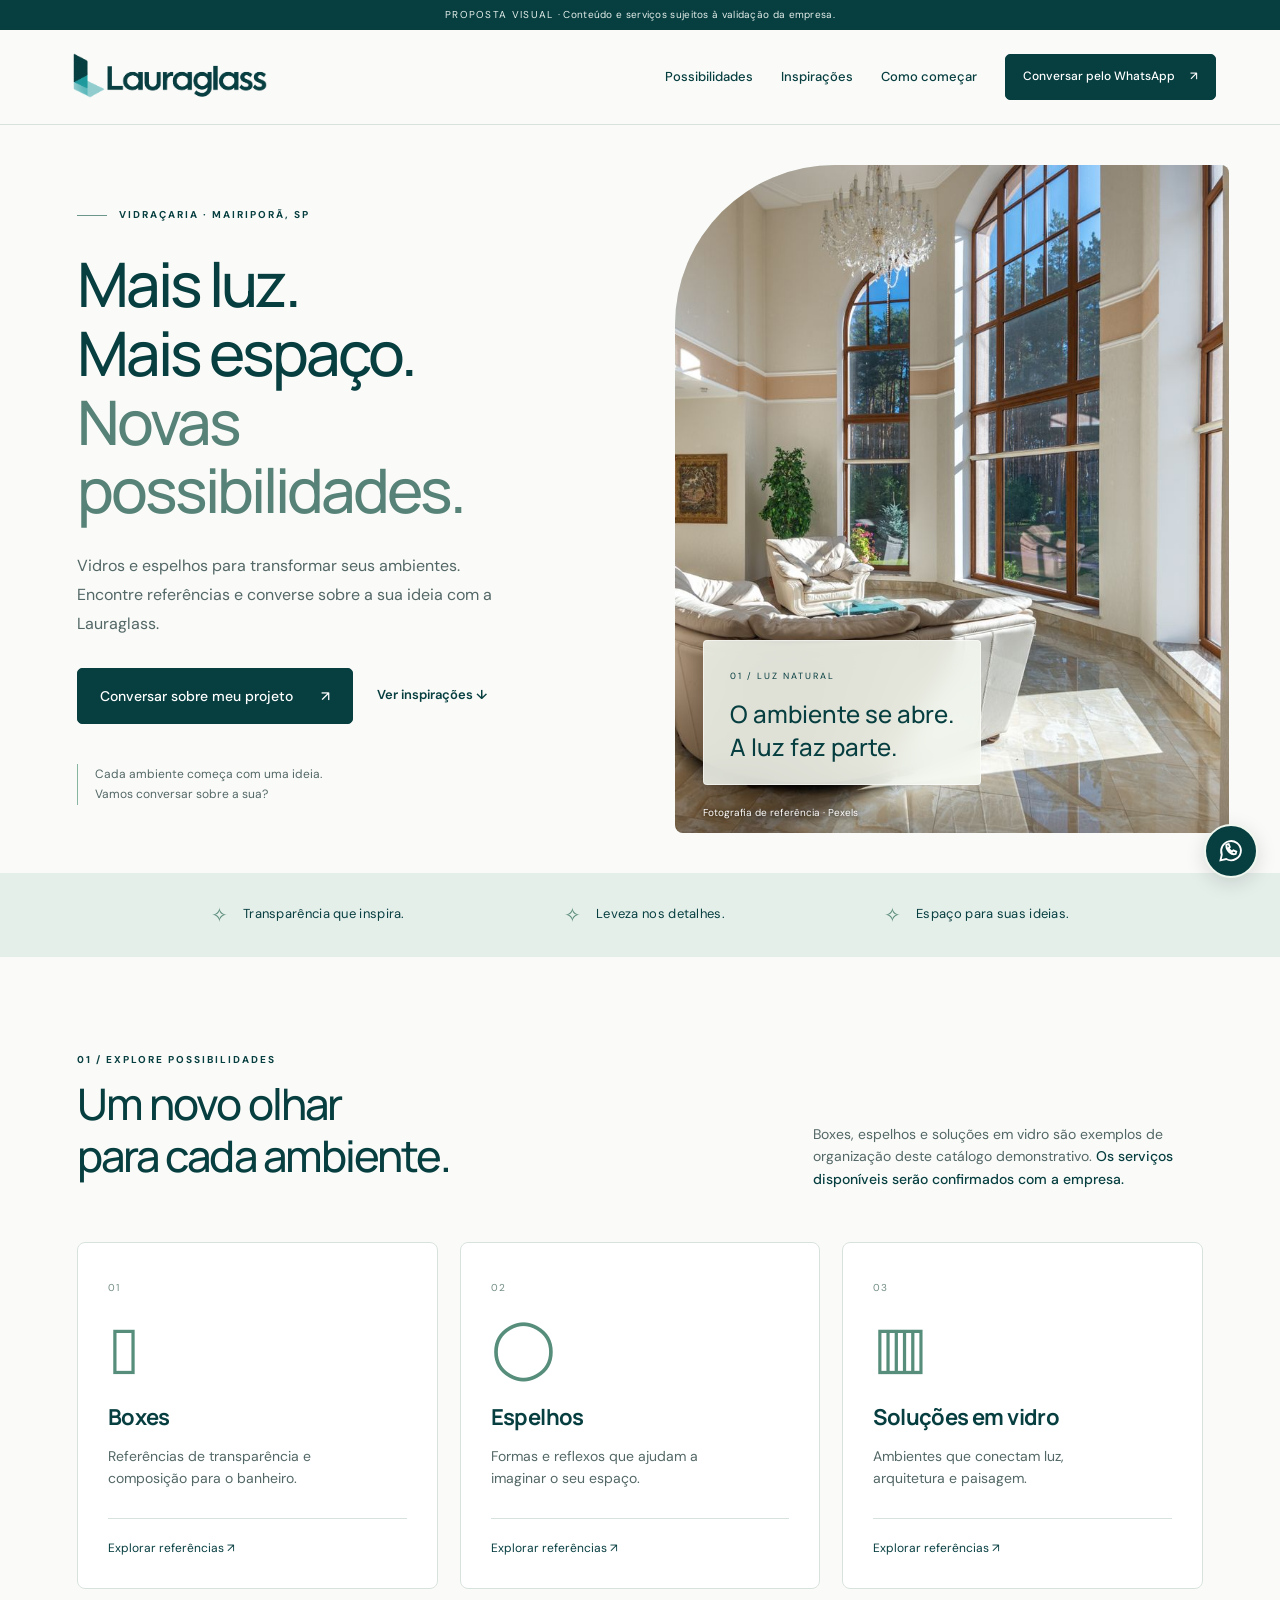
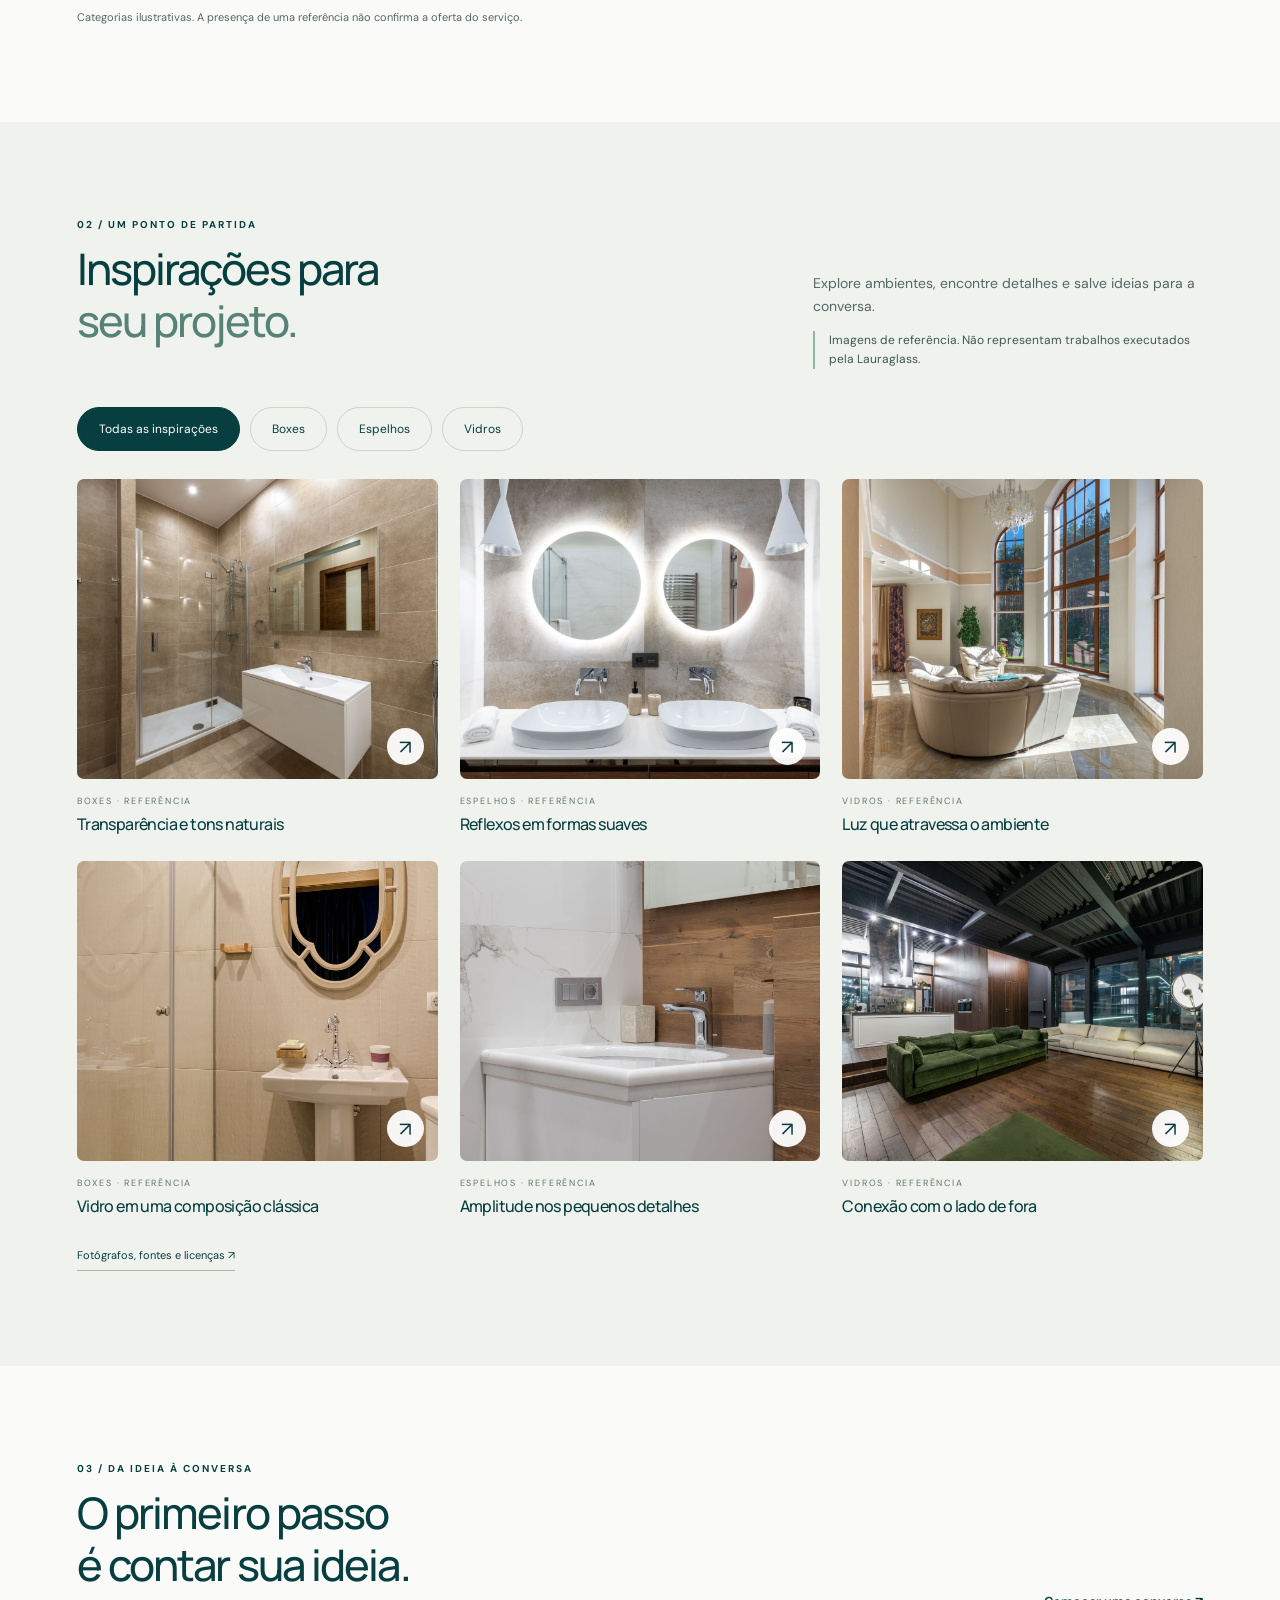
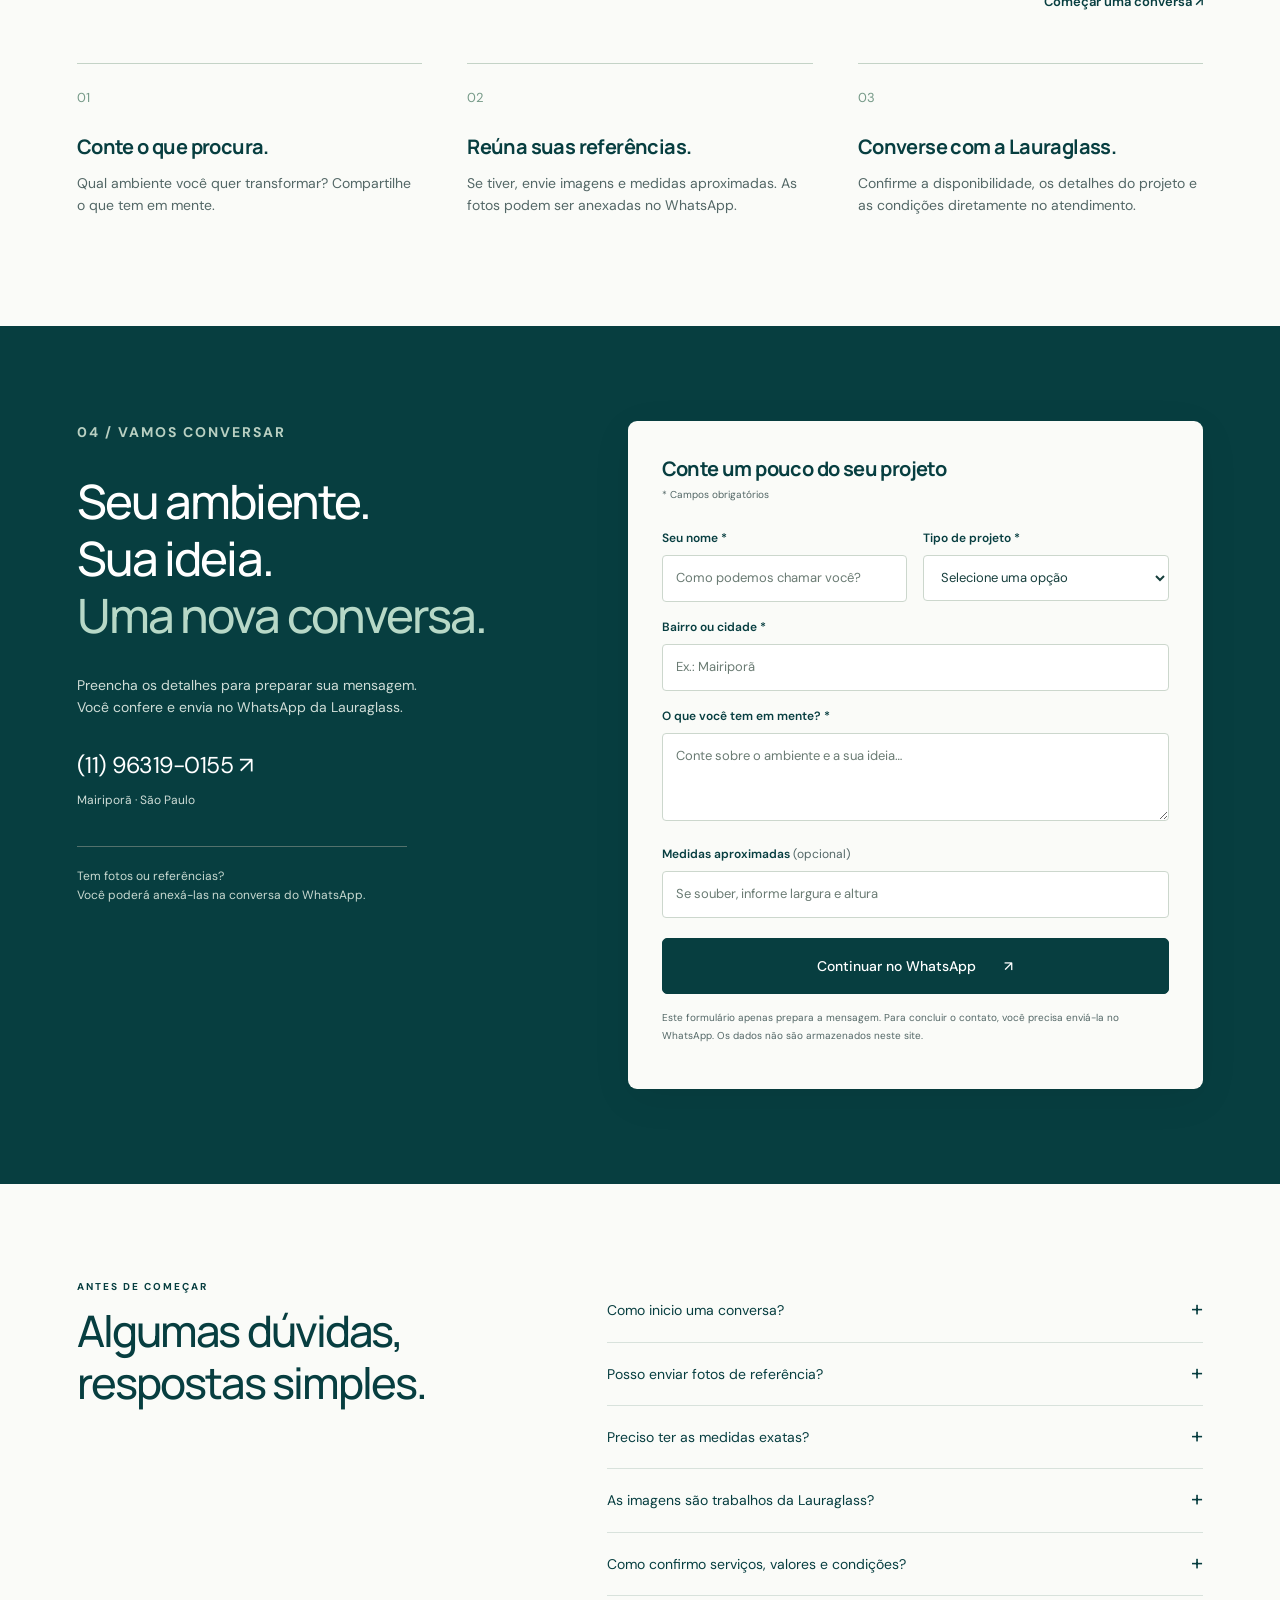
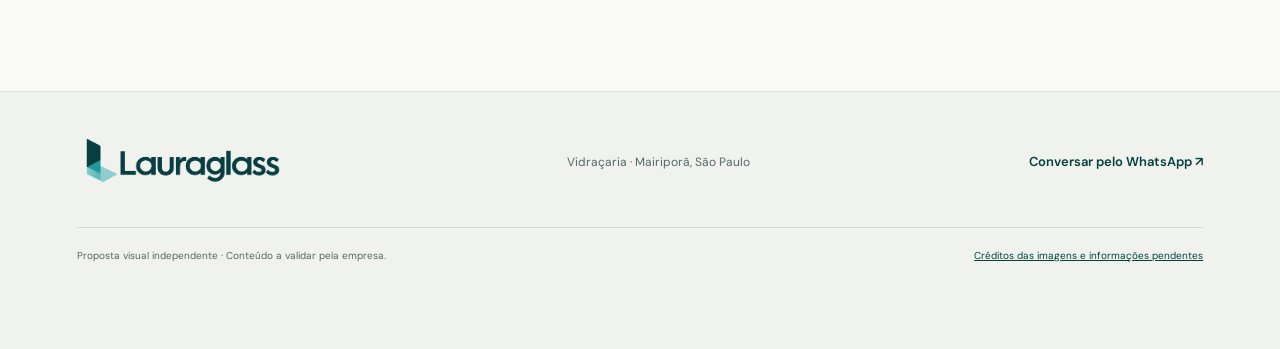
<file: lauraglass-site/index.html>
<!doctype html>
<html lang="pt-BR">
<head><meta charset="UTF-8"><meta name="viewport" content="width=device-width, initial-scale=1"><meta name="theme-color" content="#073e40"><meta name="description" content="Proposta visual Lauraglass. Explore referências em vidro e espelhos e converse pelo WhatsApp. Mairiporã, São Paulo."><meta name="robots" content="noindex,nofollow"><title>Lauraglass · Luz, espaço e possibilidades</title><link rel="icon" href="assets/favicon.svg" type="image/svg+xml"><link rel="stylesheet" href="style.css"><script src="app.js" defer></script></head>
<body>
<a class="skip" href="#conteudo">Ir para o conteúdo</a>
<div class="demo">PROPOSTA VISUAL <span>· Conteúdo e serviços sujeitos à validação da empresa.</span></div>
<header><div class="nav-wrap"><a class="brand" href="#inicio" aria-label="Lauraglass — início"><img src="assets/lauraglass-logo.png" alt="Lauraglass" width="2172" height="724"></a><button class="menu-toggle" aria-label="Abrir menu" aria-expanded="false" aria-controls="menu">☰</button><nav id="menu" aria-label="Navegação principal"><a href="#possibilidades">Possibilidades</a><a href="#inspiracoes">Inspirações</a><a href="#como-comecar">Como começar</a><a class="btn small" href="https://wa.me/5511963190155" target="_blank" rel="noopener">Conversar pelo WhatsApp <span aria-hidden="true">↗</span></a></nav></div></header>
<main id="conteudo">
<section class="hero" id="inicio"><div class="hero-copy"><p class="eyebrow"><span class="line"></span> VIDRAÇARIA · MAIRIPORÃ, SP</p><h1>Mais luz.<br>Mais espaço.<br><em>Novas possibilidades.</em></h1><p class="lead">Vidros e espelhos para transformar seus ambientes. Encontre referências e converse sobre a sua ideia com a Lauraglass.</p><div class="hero-actions"><a class="btn" href="#contato">Conversar sobre meu projeto <span aria-hidden="true">↗</span></a><a class="text-link" href="#inspiracoes">Ver inspirações <span aria-hidden="true">↓</span></a></div><p class="hero-note">Cada ambiente começa com uma ideia.<br>Vamos conversar sobre a sua?</p></div><div class="hero-visual"><img src="assets/8082306.jpg" alt="Sala iluminada com grandes painéis de vidro e vista para o exterior, fotografia de referência" width="1400" height="934" fetchpriority="high"><div class="glass-label"><span>01 / LUZ NATURAL</span><strong>O ambiente se abre.<br>A luz faz parte.</strong></div><span class="image-note">Fotografia de referência · Pexels</span></div></section>
<div class="intro-strip"><span>Transparência que inspira.</span><span>Leveza nos detalhes.</span><span>Espaço para suas ideias.</span></div>
<section class="section" id="possibilidades"><div class="section-heading"><div><p class="eyebrow">01 / EXPLORE POSSIBILIDADES</p><h2>Um novo olhar<br>para cada ambiente.</h2></div><p>Boxes, espelhos e soluções em vidro são exemplos de organização deste catálogo demonstrativo. <strong>Os serviços disponíveis serão confirmados com a empresa.</strong></p></div><div class="category-grid"><button class="category" data-category="Boxes"><span class="category-number">01</span><span class="category-icon" aria-hidden="true">▯</span><h3>Boxes</h3><p>Referências de transparência e composição para o banheiro.</p><span class="category-link">Explorar referências ↗</span></button><button class="category" data-category="Espelhos"><span class="category-number">02</span><span class="category-icon mirror-icon" aria-hidden="true">◯</span><h3>Espelhos</h3><p>Formas e reflexos que ajudam a imaginar o seu espaço.</p><span class="category-link">Explorar referências ↗</span></button><button class="category" data-category="Vidros"><span class="category-number">03</span><span class="category-icon" aria-hidden="true">▥</span><h3>Soluções em vidro</h3><p>Ambientes que conectam luz, arquitetura e paisagem.</p><span class="category-link">Explorar referências ↗</span></button></div><p class="caption">Categorias ilustrativas. A presença de uma referência não confirma a oferta do serviço.</p></section>
<section class="gallery-section section" id="inspiracoes"><div class="section-heading"><div><p class="eyebrow">02 / UM PONTO DE PARTIDA</p><h2>Inspirações para<br><em>seu projeto.</em></h2></div><div><p>Explore ambientes, encontre detalhes e salve ideias para a conversa.</p><p class="reference-note">Imagens de referência. Não representam trabalhos executados pela Lauraglass.</p></div></div><div class="filters" role="group" aria-label="Filtrar inspirações"><button class="active" aria-pressed="true" data-filter="Todos">Todas as inspirações</button><button aria-pressed="false" data-filter="Boxes">Boxes</button><button aria-pressed="false" data-filter="Espelhos">Espelhos</button><button aria-pressed="false" data-filter="Vidros">Vidros</button></div><p id="gallery-status" class="sr-only" aria-live="polite"></p><div class="gallery" id="gallery"></div><a class="sources-link" href="fontes.html">Fotógrafos, fontes e licenças <span aria-hidden="true">↗</span></a></section>
<section class="process section" id="como-comecar"><div class="section-heading"><div><p class="eyebrow">03 / DA IDEIA À CONVERSA</p><h2>O primeiro passo<br>é contar sua ideia.</h2></div><a class="text-link" href="#contato">Começar uma conversa ↗</a></div><div class="steps"><article><span>01</span><h3>Conte o que procura.</h3><p>Qual ambiente você quer transformar? Compartilhe o que tem em mente.</p></article><article><span>02</span><h3>Reúna suas referências.</h3><p>Se tiver, envie imagens e medidas aproximadas. As fotos podem ser anexadas no WhatsApp.</p></article><article><span>03</span><h3>Converse com a Lauraglass.</h3><p>Confirme a disponibilidade, os detalhes do projeto e as condições diretamente no atendimento.</p></article></div></section>
<section class="contact section" id="contato"><div class="contact-copy"><p class="eyebrow">04 / VAMOS CONVERSAR</p><h2>Seu ambiente.<br>Sua ideia.<br><em>Uma nova conversa.</em></h2><p>Preencha os detalhes para preparar sua mensagem. Você confere e envia no WhatsApp da Lauraglass.</p><a href="https://wa.me/5511963190155" target="_blank" rel="noopener" class="phone">(11) 96319-0155 ↗</a><p class="location">Mairiporã · São Paulo</p><div class="contact-tip">Tem fotos ou referências?<br>Você poderá anexá-las na conversa do WhatsApp.</div></div><form id="project-form" novalidate><div class="form-heading"><h3>Conte um pouco do seu projeto</h3><p>* Campos obrigatórios</p></div><div class="form-row"><div class="field"><label for="name">Seu nome *</label><input id="name" name="name" autocomplete="given-name" maxlength="80" required placeholder="Como podemos chamar você?" aria-describedby="name-error"><span class="error" id="name-error"></span></div><div class="field"><label for="type">Tipo de projeto *</label><select id="type" name="type" required aria-describedby="type-error"><option value="">Selecione uma opção</option><option>Boxes (a confirmar)</option><option>Espelhos (a confirmar)</option><option>Soluções em vidro (a confirmar)</option><option>Outro / quero conversar</option></select><span class="error" id="type-error"></span></div></div><div class="field"><label for="place">Bairro ou cidade *</label><input id="place" name="place" autocomplete="address-level2" maxlength="120" required placeholder="Ex.: Mairiporã" aria-describedby="place-error"><span class="error" id="place-error"></span></div><div class="field"><label for="description">O que você tem em mente? *</label><textarea id="description" name="description" rows="3" maxlength="1500" required placeholder="Conte sobre o ambiente e a sua ideia…" aria-describedby="description-error"></textarea><span class="error" id="description-error"></span></div><div class="field"><label for="measurements">Medidas aproximadas <span>(opcional)</span></label><input id="measurements" name="measurements" maxlength="200" placeholder="Se souber, informe largura e altura"></div><button type="submit" class="btn submit">Continuar no WhatsApp <span aria-hidden="true">↗</span></button><p class="form-note">Este formulário apenas prepara a mensagem. Para concluir o contato, você precisa enviá-la no WhatsApp. Os dados não são armazenados neste site.</p><p id="form-status" role="status"></p><a id="whatsapp-fallback" hidden class="text-link" target="_blank" rel="noopener">Abrir mensagem preparada no WhatsApp ↗</a></form></section>
<section class="faq section" id="duvidas"><div><p class="eyebrow">ANTES DE COMEÇAR</p><h2>Algumas dúvidas,<br>respostas simples.</h2></div><div class="questions"><details><summary>Como inicio uma conversa?</summary><p>Use o botão de WhatsApp ou preencha o formulário para organizar sua ideia. A mensagem só será enviada quando você confirmar o envio no WhatsApp.</p></details><details><summary>Posso enviar fotos de referência?</summary><p>Sim. Ao abrir a conversa no WhatsApp, você poderá anexar suas referências e fotos do ambiente diretamente por lá.</p></details><details><summary>Preciso ter as medidas exatas?</summary><p>Para iniciar a conversa, compartilhe medidas aproximadas, se tiver. Confirme com a Lauraglass quais informações serão necessárias para avaliar o projeto.</p></details><details><summary>As imagens são trabalhos da Lauraglass?</summary><p>Não. São fotografias licenciadas usadas exclusivamente como inspiração nesta proposta visual. As categorias e os serviços disponíveis ainda precisam ser confirmados com a empresa.</p></details><details><summary>Como confirmo serviços, valores e condições?</summary><p>Converse diretamente com a Lauraglass pelo WhatsApp. Disponibilidade, valores, condições e eventuais etapas do atendimento dependem da confirmação da empresa.</p></details></div></section>
</main><footer><div class="footer-top"><a class="brand" href="#inicio" aria-label="Lauraglass — voltar ao início"><img src="assets/lauraglass-logo.png" alt="Lauraglass" width="2172" height="724" loading="lazy"></a><p>Vidraçaria · Mairiporã, São Paulo</p><a class="text-link" href="https://wa.me/5511963190155" target="_blank" rel="noopener">Conversar pelo WhatsApp ↗</a></div><div class="footer-bottom"><p>Proposta visual independente · Conteúdo a validar pela empresa.</p><a href="fontes.html">Créditos das imagens e informações pendentes</a></div></footer>
<a class="floating" href="https://wa.me/5511963190155" target="_blank" rel="noopener" aria-label="Conversar com a Lauraglass pelo WhatsApp"><svg viewBox="0 0 24 24" fill="none" stroke="currentColor" stroke-width="1.6" aria-hidden="true"><path d="M20.5 11.5a8.5 8.5 0 0 1-12.6 7.4L3 20l1.1-4.9a8.5 8.5 0 1 1 16.4-3.6Z"/><path d="M8 7.5c0 4 4.5 8.5 8 7l.5-2-2.5-1-1 1c-1.6-.6-2.4-1.4-3-3l1-1-1-2.5-2 .5Z"/></svg></a>
<dialog id="lightbox" aria-labelledby="lightbox-title"><div class="lightbox-top"><span id="lightbox-count"></span><button id="close-lightbox" aria-label="Fechar imagem ampliada">Fechar ×</button></div><div class="lightbox-image-wrap"><img id="lightbox-image" alt=""><button id="previous" class="gallery-arrow prev" aria-label="Imagem anterior">←</button><button id="next" class="gallery-arrow next" aria-label="Próxima imagem">→</button><span id="lightbox-loading" role="status">Carregando imagem…</span></div><div class="lightbox-caption"><p class="eyebrow" id="lightbox-category"></p><h3 id="lightbox-title"></h3><p>Imagens de referência. Não representam trabalhos executados pela Lauraglass.</p><p class="caption">Use as setas do teclado ou deslize para navegar.</p></div></dialog>
</body></html>
</file>
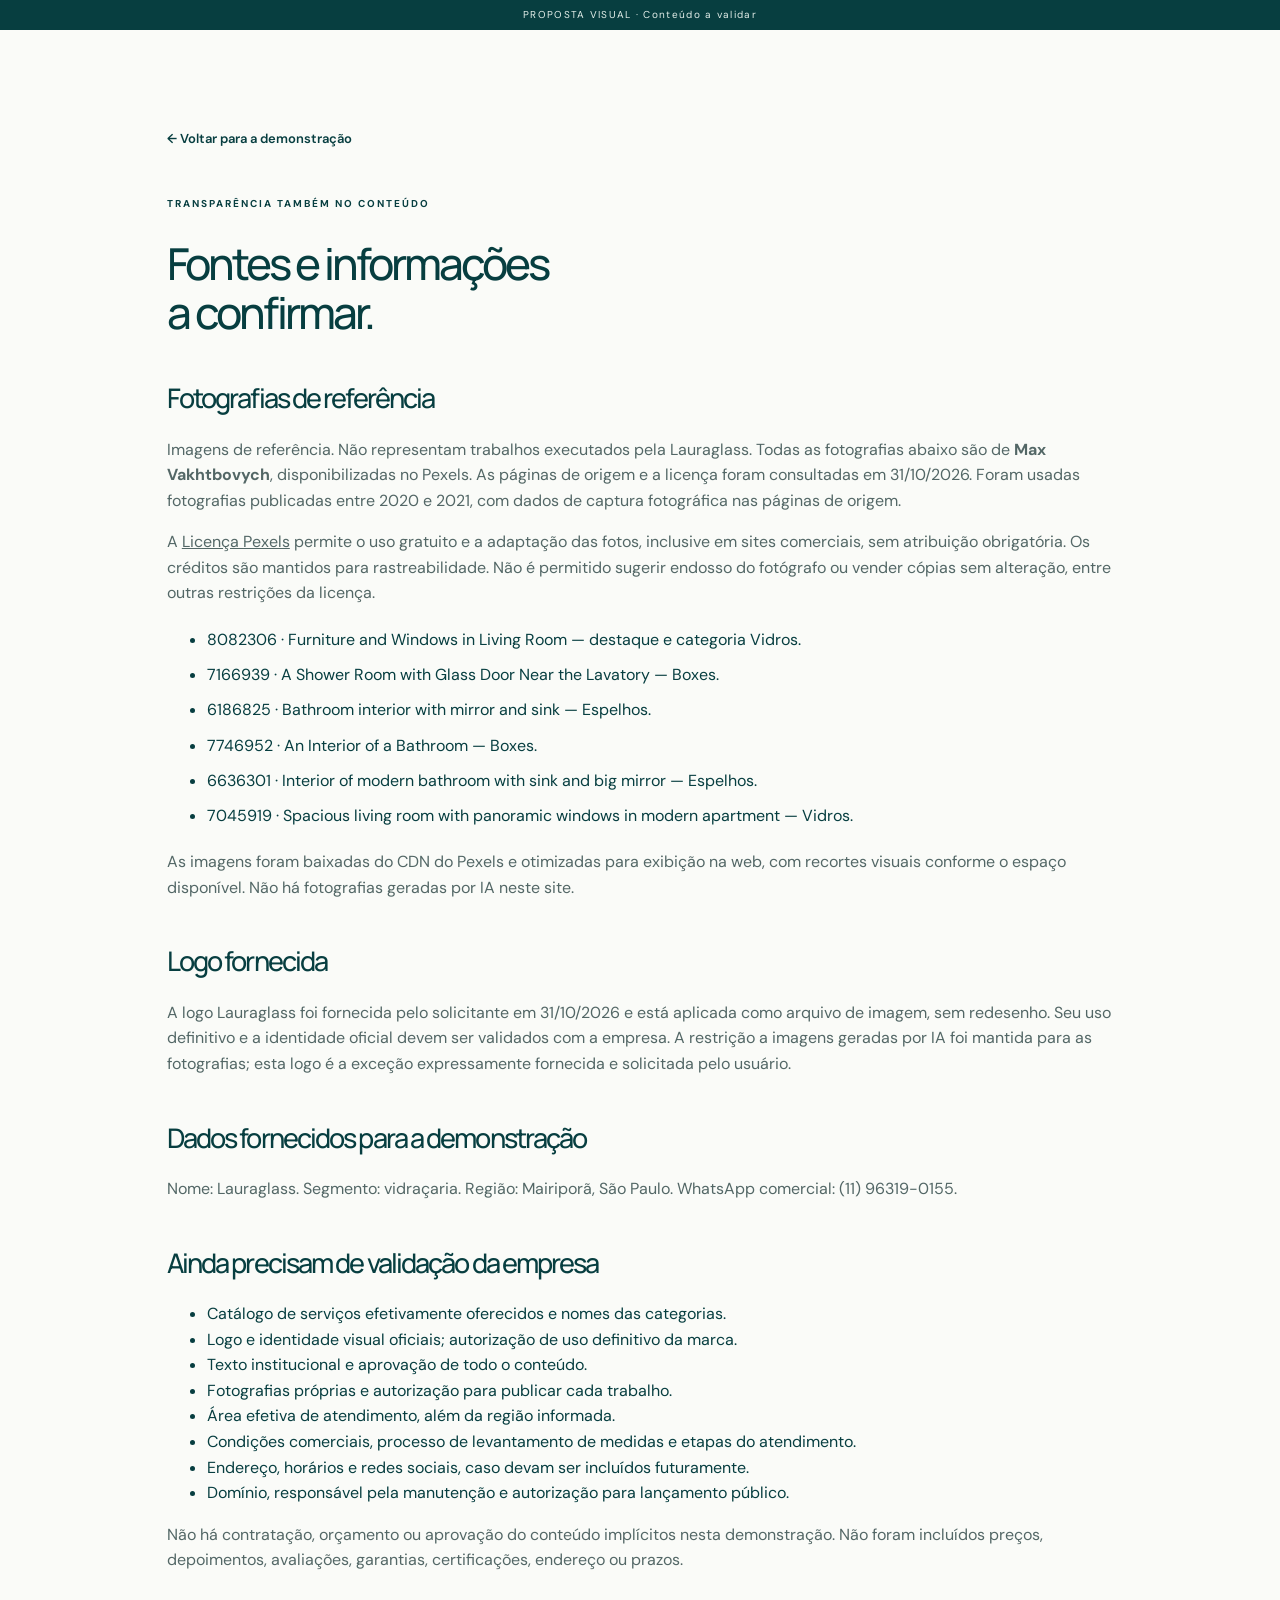
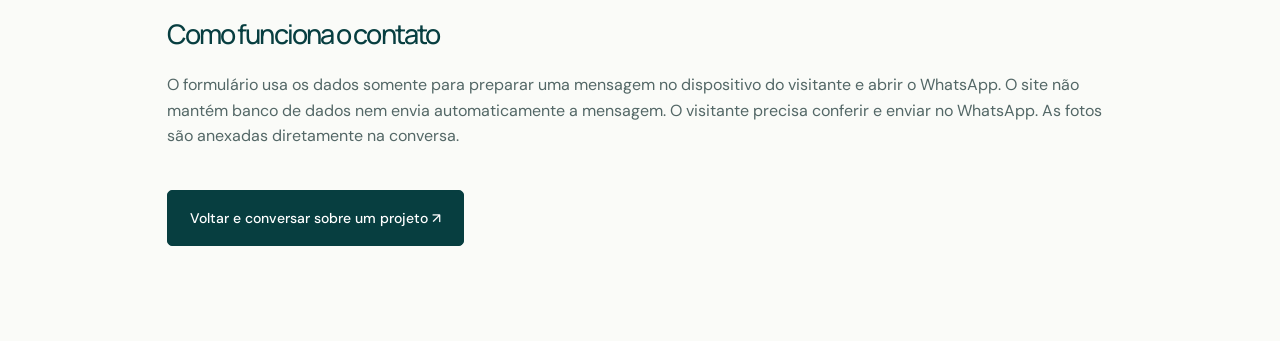
<file: lauraglass-site/fontes.html>
<!doctype html><html lang="pt-BR"><head><meta charset="UTF-8"><meta name="viewport" content="width=device-width, initial-scale=1"><meta name="robots" content="noindex,nofollow"><title>Fontes e validação · Lauraglass</title><link rel="icon" href="assets/favicon.svg" type="image/svg+xml"><link rel="stylesheet" href="style.css"></head><body><div class="demo">PROPOSTA VISUAL · Conteúdo a validar</div><main class="section" style="max-width:1100px;margin:auto"><a class="text-link" href="index.html">← Voltar para a demonstração</a><p class="eyebrow" style="margin-top:45px">TRANSPARÊNCIA TAMBÉM NO CONTEÚDO</p><h1 style="font-size:44px">Fontes e informações<br>a confirmar.</h1><h2 style="font-size:27px;margin-top:45px">Fotografias de referência</h2><p>Imagens de referência. Não representam trabalhos executados pela Lauraglass. Todas as fotografias abaixo são de <strong>Max Vakhtbovych</strong>, disponibilizadas no Pexels. As páginas de origem e a licença foram consultadas em 31/10/2026. Foram usadas fotografias publicadas entre 2020 e 2021, com dados de captura fotográfica nas páginas de origem.</p><p>A <a href="https://www.pexels.com/license/" target="_blank" rel="noopener" style="text-decoration:underline">Licença Pexels</a> permite o uso gratuito e a adaptação das fotos, inclusive em sites comerciais, sem atribuição obrigatória. Os créditos são mantidos para rastreabilidade. Não é permitido sugerir endosso do fotógrafo ou vender cópias sem alteração, entre outras restrições da licença.</p><ul style="line-height:2.2"><li><a href="https://www.pexels.com/photo/furniture-and-windows-in-living-room-8082306/" target="_blank" rel="noopener">8082306 · Furniture and Windows in Living Room</a> — destaque e categoria Vidros.</li><li><a href="https://www.pexels.com/photo/a-shower-room-with-glass-door-near-the-lavatory-7166939/" target="_blank" rel="noopener">7166939 · A Shower Room with Glass Door Near the Lavatory</a> — Boxes.</li><li><a href="https://www.pexels.com/photo/bathroom-interior-with-mirror-and-sink-6186825/" target="_blank" rel="noopener">6186825 · Bathroom interior with mirror and sink</a> — Espelhos.</li><li><a href="https://www.pexels.com/photo/an-interior-of-a-bathroom-7746952/" target="_blank" rel="noopener">7746952 · An Interior of a Bathroom</a> — Boxes.</li><li><a href="https://www.pexels.com/photo/interior-of-modern-bathroom-with-sink-and-big-mirror-6636301/" target="_blank" rel="noopener">6636301 · Interior of modern bathroom with sink and big mirror</a> — Espelhos.</li><li><a href="https://www.pexels.com/photo/spacious-living-room-with-panoramic-windows-in-modern-apartment-7045919/" target="_blank" rel="noopener">7045919 · Spacious living room with panoramic windows in modern apartment</a> — Vidros.</li></ul><p>As imagens foram baixadas do CDN do Pexels e otimizadas para exibição na web, com recortes visuais conforme o espaço disponível. Não há fotografias geradas por IA neste site.</p><h2 style="font-size:27px;margin-top:45px">Logo fornecida</h2><p>A logo Lauraglass foi fornecida pelo solicitante em 31/10/2026 e está aplicada como arquivo de imagem, sem redesenho. Seu uso definitivo e a identidade oficial devem ser validados com a empresa. A restrição a imagens geradas por IA foi mantida para as fotografias; esta logo é a exceção expressamente fornecida e solicitada pelo usuário.</p><h2 style="font-size:27px;margin-top:45px">Dados fornecidos para a demonstração</h2><p>Nome: Lauraglass. Segmento: vidraçaria. Região: Mairiporã, São Paulo. WhatsApp comercial: <a href="https://wa.me/5511963190155">(11) 96319-0155</a>.</p><h2 style="font-size:27px;margin-top:45px">Ainda precisam de validação da empresa</h2><ul><li>Catálogo de serviços efetivamente oferecidos e nomes das categorias.</li><li>Logo e identidade visual oficiais; autorização de uso definitivo da marca.</li><li>Texto institucional e aprovação de todo o conteúdo.</li><li>Fotografias próprias e autorização para publicar cada trabalho.</li><li>Área efetiva de atendimento, além da região informada.</li><li>Condições comerciais, processo de levantamento de medidas e etapas do atendimento.</li><li>Endereço, horários e redes sociais, caso devam ser incluídos futuramente.</li><li>Domínio, responsável pela manutenção e autorização para lançamento público.</li></ul><p>Não há contratação, orçamento ou aprovação do conteúdo implícitos nesta demonstração. Não foram incluídos preços, depoimentos, avaliações, garantias, certificações, endereço ou prazos.</p><h2 style="font-size:27px;margin-top:45px">Como funciona o contato</h2><p>O formulário usa os dados somente para preparar uma mensagem no dispositivo do visitante e abrir o WhatsApp. O site não mantém banco de dados nem envia automaticamente a mensagem. O visitante precisa conferir e enviar no WhatsApp. As fotos são anexadas diretamente na conversa.</p><a class="btn" href="index.html#contato" style="margin-top:25px">Voltar e conversar sobre um projeto ↗</a></main></body></html>
</file>
<file: lauraglass-site/style.css>
@import url('https://fonts.googleapis.com/css2?family=DM+Sans:wght@400;500;600;700&family=Manrope:wght@400;500;600;700;800&display=swap');
:root{--ink:#073e40;--muted:#536766;--paper:#fafbf8;--mint:#e5efea;--border:#d8e2dc;--accent:#b5d7c6}*{box-sizing:border-box}html{scroll-behavior:smooth;scroll-padding-top:110px}body{margin:0;color:var(--ink);background:var(--paper);font-family:'DM Sans',sans-serif;font-size:16px;line-height:1.6}button,input,select,textarea{font:inherit}a{color:inherit;text-decoration:none}button,a,input,select,textarea,summary{-webkit-tap-highlight-color:transparent}button{cursor:pointer}button:focus-visible,a:focus-visible,summary:focus-visible,input:focus-visible,select:focus-visible,textarea:focus-visible{outline:3px solid #39897d;outline-offset:4px}button,a{touch-action:manipulation}img{max-width:100%;display:block}h1,h2,h3,p{margin-top:0}h1,h2,h3{font-family:Manrope,sans-serif}h1{font-size:clamp(42px,4.8vw,72px);font-weight:500;line-height:1.12;letter-spacing:-3px;margin:27px 0}h1 em,h2 em{font-style:normal;color:#578277}h2{font-weight:500;font-size:clamp(34px,3.4vw,48px);letter-spacing:-1.9px;line-height:1.2;margin-bottom:22px}h3{font-size:22px;letter-spacing:-.6px;line-height:1.35}p{color:var(--muted)}.demo{background:var(--ink);color:#e4efea;text-align:center;padding:7px 20px;font-size:10px;letter-spacing:1.3px}.demo span{letter-spacing:.3px}header{position:sticky;top:0;background:#fafbf8f5;backdrop-filter:blur(14px);z-index:20;border-bottom:1px solid var(--border)}.nav-wrap{max-width:1440px;margin:auto;padding:12px 5%;display:flex;align-items:center;justify-content:space-between;gap:30px}.brand{width:210px;display:block;flex-shrink:0}.brand img{width:100%;height:auto;aspect-ratio:3/1;object-fit:contain}nav{display:flex;align-items:center;gap:28px;font-size:13px;font-weight:500}nav>a:not(.btn):hover,.text-link:hover,.sources-link:hover{text-decoration:underline;text-underline-offset:5px}.btn{border:1px solid var(--ink);background:var(--ink);color:white;display:inline-flex;align-items:center;justify-content:center;gap:28px;padding:16px 22px;border-radius:5px;font-weight:500;font-size:14px;min-height:50px;transition:background .2s,transform .2s}.btn:hover{background:#15595a;transform:translateY(-2px)}.btn.small{font-size:12px;padding:12px 17px;gap:15px;min-height:44px}.menu-toggle{display:none}.hero{max-width:1440px;margin:auto;display:grid;grid-template-columns:1fr 1.02fr;min-height:660px;padding:40px 4% 40px 6%;gap:55px}.hero-copy{padding:42px 0 16px;align-self:center}.eyebrow{font-size:10px;font-weight:700;letter-spacing:2px;color:var(--ink);display:flex;align-items:center;gap:12px}.line{width:30px;height:1px;background:#6a9789}.lead{font-size:16px;max-width:430px;line-height:1.8}.hero-actions{display:flex;align-items:center;flex-wrap:wrap;gap:24px;margin:29px 0 40px}.text-link{font-size:13px;font-weight:600}.hero-note{border-left:1px solid #89b5a3;padding-left:17px;font-size:12px;line-height:1.7}.hero-visual{position:relative;min-height:590px;border-radius:160px 8px 8px 8px;overflow:hidden;background:var(--mint)}.hero-visual>img{width:100%;height:100%;position:absolute;object-fit:cover;object-position:60% center}.glass-label{position:absolute;left:28px;bottom:48px;padding:20px 26px;background:#f6fbf3d9;border:1px solid #ffffff8a;backdrop-filter:blur(12px);border-radius:4px}.glass-label span{font-size:9px;letter-spacing:2px}.glass-label strong{display:block;font-family:Manrope,sans-serif;font-size:24px;line-height:1.4;font-weight:500;margin-top:10px}.image-note{position:absolute;bottom:12px;left:28px;color:white;text-shadow:0 1px 6px #000;font-size:10px}.intro-strip{display:flex;justify-content:space-evenly;gap:25px;padding:26px 6%;background:var(--mint);font-size:13px;letter-spacing:.3px}.intro-strip span:before{content:'✧';margin-right:15px;font-size:20px;vertical-align:middle;color:#5a8c7b}.section{padding:95px max(6%,calc((100vw - 1268px)/2));scroll-margin-top:0}.section-heading{display:flex;justify-content:space-between;align-items:flex-end;gap:60px;margin-bottom:38px}.section-heading>div{flex:1}.section-heading>p,.section-heading>div+div{max-width:390px;font-size:14px}.section-heading strong{font-weight:500;color:var(--ink)}.category-grid{display:grid;grid-template-columns:repeat(3,1fr);gap:22px}.category{position:relative;text-align:left;background:#fff;border:1px solid var(--border);border-radius:8px;padding:30px;color:var(--ink);transition:transform .25s,box-shadow .25s}.category:hover{transform:translateY(-5px);box-shadow:0 12px 25px #083c400b;border-color:#8fb5a3}.category-number{font-size:10px;letter-spacing:1px;color:#718c81}.category-icon{display:block;font-size:58px;line-height:1.2;font-weight:400;margin:14px 0 21px;color:#568d7b}.category p{font-size:14px;max-width:250px;min-height:48px}.category h3{margin-bottom:12px}.category-link{font-size:12px;border-top:1px solid var(--border);display:block;padding-top:20px;margin-top:25px}.caption{font-size:11px;margin:20px 0 0}.gallery-section{background:#f0f3ed}.reference-note{font-size:12px;border-left:2px solid #8fb5a3;padding-left:14px;color:#3e5852;margin-bottom:0}.filters{display:flex;gap:10px;flex-wrap:wrap;margin:35px 0 28px}.filters button{background:transparent;border:1px solid #c7d5cb;padding:11px 21px;min-height:44px;border-radius:30px;font-size:12px;color:var(--ink);transition:background .2s}.filters button:hover{background:#dce7df}.filters .active{background:var(--ink);border-color:var(--ink);color:white}.gallery{display:grid;grid-template-columns:repeat(3,1fr);gap:26px 22px}.gallery-card{border:0;padding:0;background:transparent;text-align:left;color:var(--ink)}.photo-wrap{height:300px;overflow:hidden;border-radius:7px;background:#dbe5dc;position:relative}.gallery-card img{width:100%;height:100%;object-fit:cover;transition:transform .5s}.gallery-card:hover img{transform:scale(1.045)}.zoom{position:absolute;right:14px;bottom:14px;width:37px;height:37px;background:#fffffff0;display:grid;place-items:center;border-radius:50%;font-size:20px}.photo-category{display:block;font-size:9px;letter-spacing:1.8px;margin-top:15px;color:#5c786b;text-transform:uppercase}.gallery-card h3{font-size:16px;margin:5px 0 0;font-weight:500}.gallery-card[hidden]{display:none}.sources-link{display:inline-block;font-size:11px;margin-top:30px;border-bottom:1px solid #a4b9ac;padding-bottom:5px}.steps{display:grid;grid-template-columns:repeat(3,1fr);gap:45px;margin-top:50px}.steps article{border-top:1px solid #c4d3c7;padding-top:20px}.steps article>span{color:#769a88;font-size:13px}.steps h3{font-size:20px;margin:23px 0 12px}.steps p{font-size:14px}.contact{display:grid;grid-template-columns:.9fr 1.1fr;gap:80px;background:var(--ink);color:#fff}.contact .eyebrow{color:#b9d0c2}.contact h2{font-size:clamp(38px,3.7vw,54px);margin:30px 0}.contact h2 em{color:#b7d8c7}.contact-copy>p{color:#cfddd7;max-width:350px;font-size:14px}.phone{display:inline-block;font-size:23px;margin-top:15px;letter-spacing:-.5px}.phone:hover{text-decoration:underline}.contact .location{font-size:12px;margin:7px 0 36px}.contact-tip{border-top:1px solid #53716c;padding-top:20px;font-size:12px;color:#c8d9d0;max-width:330px}form{background:var(--paper);color:var(--ink);border-radius:9px;padding:34px;box-shadow:0 10px 40px #00000010}.form-heading h3{font-size:20px;margin-bottom:5px}.form-heading p{font-size:10px;margin-bottom:26px}.form-row{display:grid;grid-template-columns:1fr 1fr;gap:16px}.field{margin-bottom:16px}label{display:block;font-size:12px;font-weight:600;margin-bottom:7px}label span{font-weight:400;color:var(--muted)}input,select,textarea{width:100%;min-width:0;background:white;border:1px solid #ccd7cd;border-radius:4px;padding:12px 13px;font-size:13px;min-height:46px;color:#163e3c}textarea{resize:vertical}input::placeholder,textarea::placeholder{color:#6a7b73}input[aria-invalid=true],select[aria-invalid=true],textarea[aria-invalid=true]{border-color:#a43426}.error{font-size:11px;color:#a43426;display:block}.error:empty{display:none}.submit{width:100%;margin-top:4px}.form-note{font-size:10px;line-height:1.8;margin:15px 0 0}#form-status{font-size:12px;margin:10px 0 0}.faq{display:grid;grid-template-columns:.85fr 1.15fr;gap:90px}.questions details{border-bottom:1px solid var(--border)}summary{cursor:pointer;font-size:14px;list-style:none;padding:20px 30px 20px 0;position:relative}summary::-webkit-details-marker{display:none}summary:after{content:'+';position:absolute;right:0;font-size:22px;top:12px;font-weight:400}details[open] summary:after{content:'−'}details p{font-size:13px;max-width:550px;margin-bottom:22px}footer{border-top:1px solid var(--border);padding:35px 6% 85px;background:#f0f3ed}.footer-top{display:flex;align-items:center;justify-content:space-between;gap:25px}.footer-top p{font-size:12px;margin:0}.footer-bottom{margin-top:30px;padding-top:20px;border-top:1px solid #d1ddd1;display:flex;justify-content:space-between;gap:15px;font-size:10px}.footer-bottom p{margin:0}.footer-bottom a{text-decoration:underline}.floating{position:fixed;bottom:22px;right:22px;background:var(--ink);color:white;width:54px;height:54px;display:grid;place-items:center;border-radius:50%;border:2px solid #eff7ef;box-shadow:0 5px 20px #0002;z-index:25}.floating:hover{background:#22635b}.floating svg{width:28px;height:28px}.skip{position:fixed;top:0;left:20px;transform:translateY(-130%);z-index:100;background:white;padding:12px}.skip:focus{transform:translateY(0)}.sr-only{position:absolute;width:1px;height:1px;overflow:hidden;clip:rect(0,0,0,0)}dialog{border:0;border-radius:10px;background:var(--paper);color:var(--ink);width:min(1000px,94vw);max-height:94dvh;padding:18px;overflow:auto}dialog::backdrop{background:#001e24e8;backdrop-filter:blur(6px)}.lightbox-top{display:flex;justify-content:space-between;align-items:center;margin-bottom:12px;font-size:12px}.lightbox-top button{background:transparent;border:0;color:var(--ink);min-height:44px;padding:8px 14px}.lightbox-image-wrap{position:relative;background:#dce4dd;height:min(58dvh,600px);touch-action:pan-y}.lightbox-image-wrap img{width:100%;height:100%;object-fit:contain}.gallery-arrow{position:absolute;top:calc(50% - 24px);width:48px;height:48px;border:0;border-radius:50%;background:#ffffffed;color:var(--ink);font-size:24px;z-index:2}.prev{left:10px}.next{right:10px}.lightbox-caption{padding:16px 10px 0}.lightbox-caption h3{margin-bottom:8px}.lightbox-caption>p:not(.eyebrow){font-size:12px}.lightbox-caption .caption{margin-top:0}#lightbox-loading{position:absolute;top:45%;left:50%;transform:translateX(-50%);background:white;padding:8px 15px;font-size:12px}#lightbox-loading[hidden]{display:none}.reveal{animation:rise .6s ease both}@keyframes rise{from{opacity:.1;transform:translateY(18px)}to{opacity:1;transform:translateY(0)}}
@media(min-width:1500px){.hero{padding-left:50px;padding-right:50px}.section{padding-left:max(6%,calc((100vw - 1268px)/2));padding-right:max(6%,calc((100vw - 1268px)/2))}}
@media(max-width:1100px){nav{gap:18px}nav>a:not(.btn){font-size:11px}.brand{width:180px}.hero{gap:30px}.hero-actions{gap:18px}.hero h1{font-size:52px}.hero-visual{min-height:550px}.photo-wrap{height:250px}.contact{gap:40px}.faq{gap:45px}.section{padding-top:75px;padding-bottom:75px}.section-heading{gap:30px}}
@media(max-width:800px){.demo{font-size:9px;padding:7px 10px;letter-spacing:.6px}.demo span{font-size:9px}.nav-wrap{padding:8px 5%;min-height:72px}.brand{width:176px}.menu-toggle{display:block;background:transparent;border:1px solid #c6d6ca;border-radius:5px;width:44px;height:44px;color:var(--ink);font-size:23px;line-height:1}nav{display:none;position:absolute;top:100%;left:0;right:0;padding:20px 6% 25px;background:var(--paper);border-bottom:1px solid var(--border);box-shadow:0 10px 20px #0001}nav.open{display:flex;flex-direction:column;align-items:stretch;gap:5px}nav>a:not(.btn){padding:12px 0;font-size:14px}nav>.btn{margin-top:10px}.hero{padding:25px 6% 30px;gap:30px;grid-template-columns:1fr;min-height:0}.hero-copy{padding:20px 0 0}.hero h1{font-size:clamp(42px,7.7vw,60px);letter-spacing:-2.3px;margin:22px 0}.hero .eyebrow{font-size:9px;letter-spacing:1.6px}.lead{font-size:15px;max-width:550px}.hero-actions{margin:25px 0 25px;gap:20px}.hero-note{display:none}.hero-visual{min-height:390px;border-radius:100px 5px 5px 5px}.hero-visual>img{object-position:center}.glass-label{bottom:40px;left:20px;padding:15px 20px}.glass-label strong{font-size:23px}.image-note{left:20px}.intro-strip{justify-content:center;gap:18px;padding:20px;font-size:11px}.intro-strip span:last-child{display:none}.intro-strip span:before{margin-right:6px}.section{padding:60px 6%}.section-heading{display:block;margin-bottom:28px}.section-heading>p,.section-heading>div+div{max-width:100%;font-size:13px}.section-heading h2{margin-bottom:20px}.category-grid{gap:12px}.category{padding:22px 17px}.category-icon{font-size:44px}.category h3{font-size:17px}.category p{font-size:12px}.category-link{font-size:10px}.gallery{grid-template-columns:repeat(2,1fr);gap:22px 15px}.photo-wrap{height:280px}.steps{gap:25px}.steps h3{font-size:17px}.steps p{font-size:12px}.contact{grid-template-columns:1fr;gap:35px}.contact h2{font-size:42px;margin:20px 0}.contact-copy>p{max-width:100%}.contact .location{margin-bottom:20px}.contact-tip{max-width:100%}.faq{grid-template-columns:1fr;gap:10px}.footer-top{flex-wrap:wrap}.footer-top p{font-size:11px}.footer-bottom{flex-direction:column}html{scroll-padding-top:85px}}
@media(max-width:480px){.demo span{display:block;font-size:8px}.nav-wrap{min-height:66px}.brand{width:165px}.hero{padding-top:14px}.hero h1{font-size:43px;line-height:1.14;letter-spacing:-2px}.hero-actions{display:flex;align-items:stretch;flex-direction:column;gap:18px}.hero-actions>.text-link{text-align:center;padding:4px;min-height:38px}.hero .btn{font-size:13px}.hero-visual{min-height:350px}.lead{font-size:14px}.intro-strip{gap:14px;font-size:10px;padding:18px 10px}.intro-strip span:before{font-size:16px}.eyebrow{font-size:9px;letter-spacing:1.5px}h2{font-size:34px;letter-spacing:-1.5px}.category-grid{grid-template-columns:1fr}.category{padding:22px 24px}.category-icon{position:absolute;right:25px;top:25px;font-size:50px;margin:0}.category h3{font-size:22px;margin-top:8px}.category p{font-size:13px;max-width:230px;min-height:0;margin-bottom:0}.category-link{font-size:12px;margin-top:18px;padding-top:13px}.filters{gap:7px;margin:26px 0 23px}.filters button{font-size:11px;padding:9px 14px}.filters button:first-child{flex-basis:100%;text-align:left;border-radius:6px}.gallery{gap:22px 12px}.photo-wrap{height:210px}.gallery-card h3{font-size:13px;line-height:1.45}.photo-category{font-size:8px;letter-spacing:1.1px}.zoom{width:30px;height:30px;font-size:17px;right:10px;bottom:10px}.steps{grid-template-columns:1fr;gap:20px;margin-top:30px}.steps article{padding:18px 0 0;display:grid;grid-template-columns:35px 1fr;column-gap:12px}.steps article>span{grid-row:1/3}.steps h3{margin:0 0 7px;font-size:19px}.steps p{font-size:13px;margin-bottom:10px}.contact h2{font-size:39px}form{padding:23px 19px}.form-row{grid-template-columns:1fr;gap:0}.form-heading h3{font-size:18px}.form-note{font-size:10px}.faq summary{font-size:13px}.floating{width:50px;height:50px;bottom:14px;right:14px}.footer-top{flex-direction:column;align-items:flex-start;gap:12px}.footer-top>.text-link{padding:10px 0}.footer-bottom{padding-right:38px}.lightbox-caption h3{font-size:18px}.lightbox-caption>p:not(.eyebrow){font-size:10px}.lightbox-image-wrap{height:47dvh}.gallery-arrow{width:44px;height:44px}.lightbox-caption{padding-left:0;padding-right:0}dialog{padding:12px}}
@media(prefers-reduced-motion:reduce){html{scroll-behavior:auto}*,*:before,*:after{animation:none!important;transition:none!important}}
</file>
